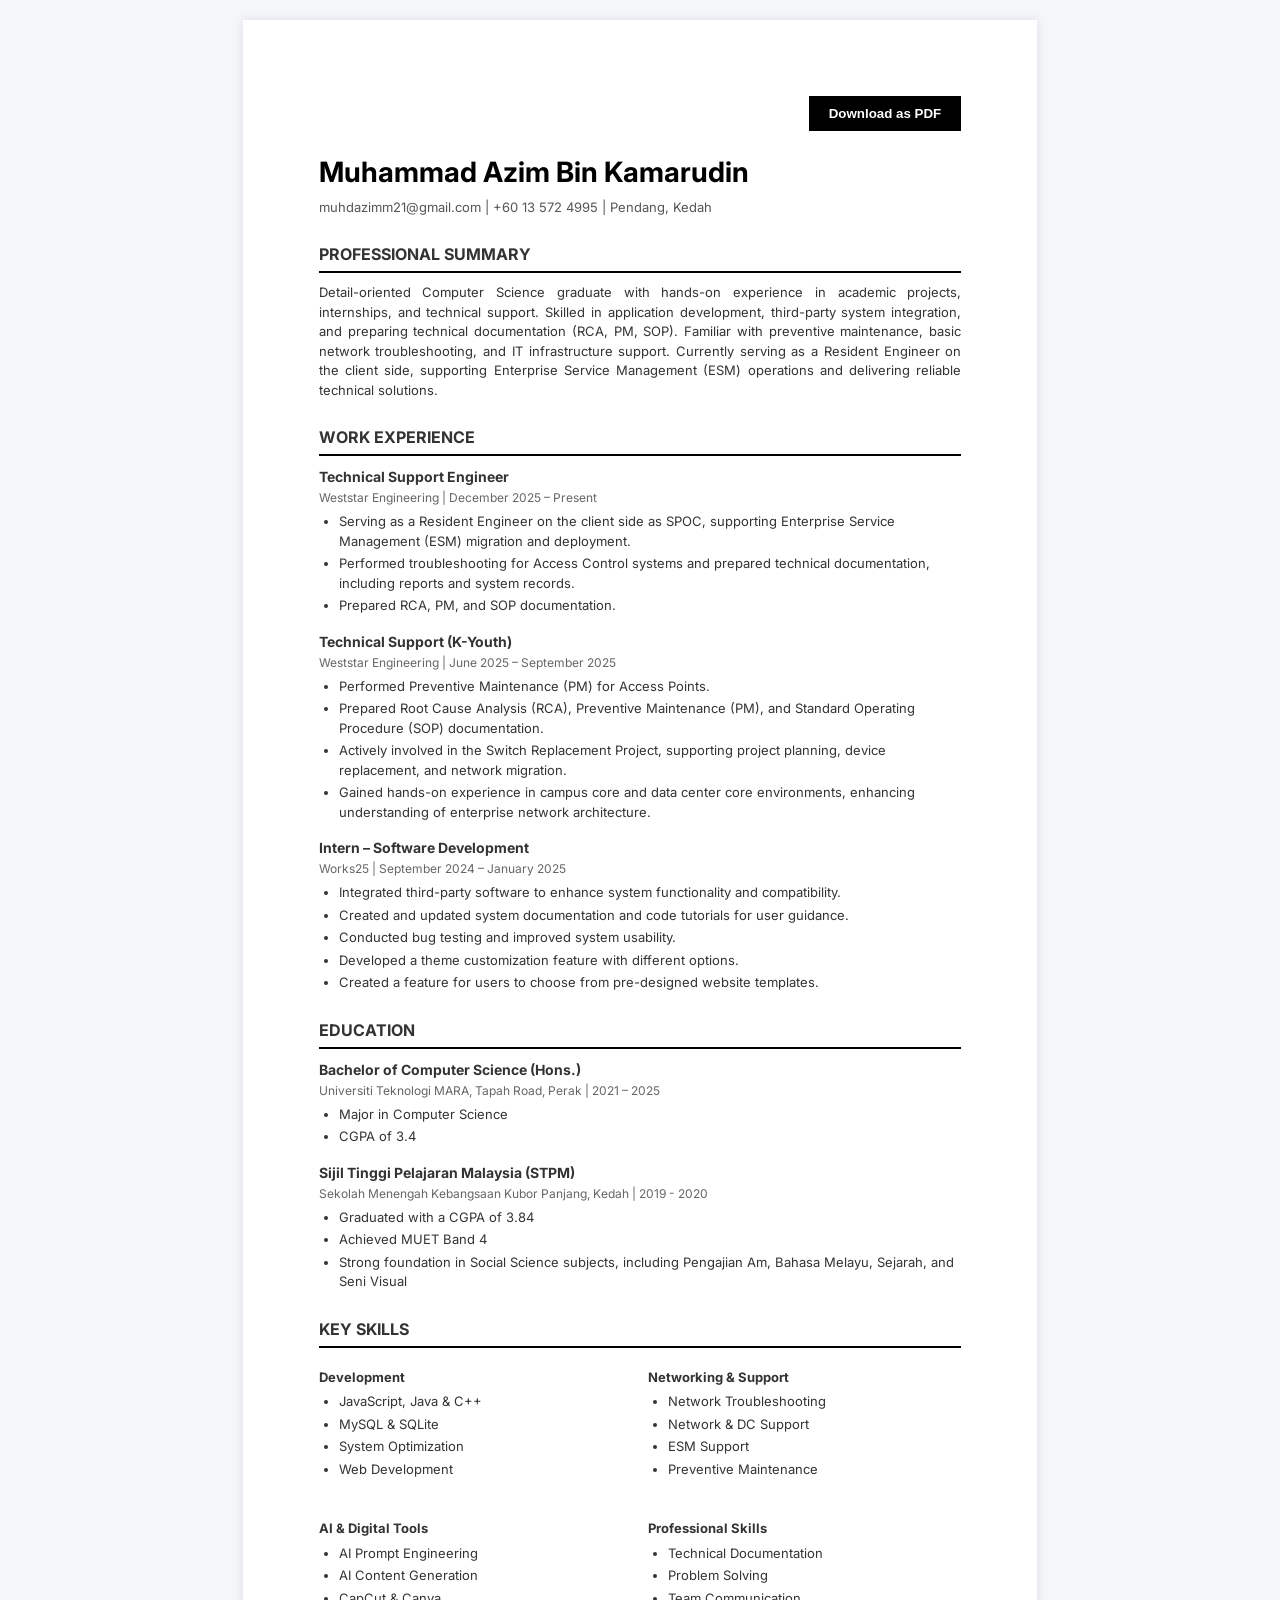
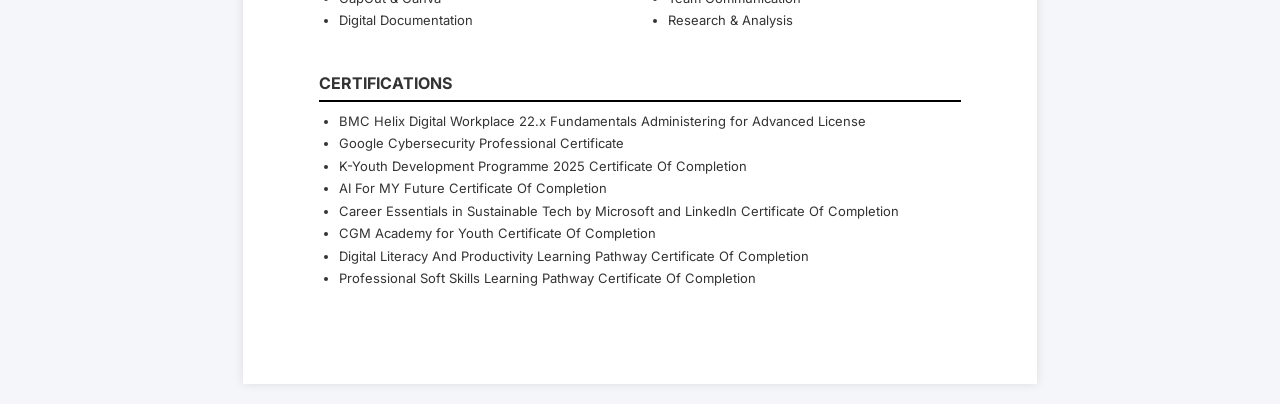
<file: cv.html>
<!DOCTYPE html>
<html lang="en">
<head>
<meta charset="UTF-8">
<meta name="viewport" content="width=device-width, initial-scale=1.0">
<title>CV - Muhammad Azim</title>
<link href="https://fonts.googleapis.com/css2?family=Inter:wght@400;600;700&display=swap" rel="stylesheet">
<style>
  body { font-family: 'Inter', sans-serif; margin: 0; background: #f4f6f9; color: #333; line-height: 1.5; }
  .container { width: 100%; max-width: 210mm; margin: 0 auto; background: white; padding: 15mm; box-sizing: border-box; }
  @media (min-width: 768px) { .container { padding: 20mm; margin: 20px auto; box-shadow: 0 0 10px rgba(0,0,0,0.1); } }
  
  h1 { font-size: 28px; margin: 0 0 5px; color: #000; }
  h2 { font-size: 16px; border-bottom: 2px solid #000; padding-bottom: 5px; margin: 25px 0 10px; text-transform: uppercase; font-weight: 700; }
  p { font-size: 13px; margin: 0 0 10px; text-align: justify; }
  
  .contact { font-size: 13px; margin-bottom: 20px; color: #555; }
  .section { margin-bottom: 20px; }
  .item-title { font-weight: 700; font-size: 14px; margin: 0; }
  .item-meta { font-size: 12px; color: #666; margin: 2px 0 5px; }
  
  ul { margin: 5px 0 15px; padding-left: 20px; }
  li { font-size: 13px; margin-bottom: 3px; }
  
  .skills-grid { display: grid; grid-template-columns: 1fr 1fr; gap: 15px; }
  .skill-cat { font-weight: 700; font-size: 13px; margin: 10px 0 5px; display: block; }

  .download-btn { text-align: right; margin-bottom: 20px; }
  button { padding: 10px 20px; border: none; background: #000; color: #fff; cursor: pointer; font-weight: 600; transition: 0.3s; }
  button:hover { background: #333; }

  @media print {
    body { background: white; }
    .container { width: 100%; margin: 0; padding: 0; box-shadow: none; }
    .download-btn { display: none; }
    @page { size: A4; margin: 15mm; }
    .section { break-inside: avoid; }
  }
</style>
</head>
<body>

<div class="container">
  <div class="download-btn">
    <button onclick="window.print()">Download as PDF</button>
  </div>

  <h1 id="name"></h1>
  <div class="contact" id="contact"></div>

  <div class="section">
    <h2>Professional Summary</h2>
    <p id="summary"></p>
  </div>

  <div class="section">
    <h2>Work Experience</h2>
    <div id="experience"></div>
  </div>

  <div class="section">
    <h2>Education</h2>
    <div id="education"></div>
  </div>

  <div class="section">
    <h2>Key Skills</h2>
    <div id="skills" class="skills-grid"></div>
  </div>

  <div class="section">
    <h2>Certifications</h2>
    <ul id="certificates"></ul>
  </div>
</div>

<script src="assets/js/data.js"></script>
<script>
function toCertificateTitleFromFilename(filename) {
  const withoutExtension = filename.replace(/\.pdf$/i, '');
  const normalized = withoutExtension
    .replace(/[-_]+/g, ' ')
    .replace(/\b\w/g, (ch) => ch.toUpperCase());

  return normalized.trim();
}

function renderCvCertificateList() {
  const certRoot = document.getElementById('certificates');
  if (!certRoot) return;

  const data = window.portfolioData || {};
  const fallbackCertificates = Array.isArray(data.certificates) ? data.certificates : [];

  certRoot.innerHTML = fallbackCertificates
    .map((c) => `<li>${c.title || ''}</li>`)
    .join('');
}

document.addEventListener("DOMContentLoaded", () => {
  const data = window.portfolioData;
  if (!data) return;

  document.getElementById("name").textContent = data.name;
  document.getElementById("contact").textContent = `${data.contact.email} | ${data.contact.phone} | ${data.location}`;
  document.getElementById("summary").textContent = data.about.bio; // Using bio as summary

  const renderList = (arr) => `<ul>${arr.map(item => `<li>${item}</li>`).join('')}</ul>`;

  const expRoot = document.getElementById("experience");
  data.experience.forEach(job => {
    expRoot.innerHTML += `
      <div style="margin-bottom: 15px;">
        <p class="item-title">${job.title}</p>
        <p class="item-meta">${job.company} | ${job.period}</p>
        ${renderList(job.description)}
      </div>`;
  });

  const eduRoot = document.getElementById("education");
  data.education.forEach(edu => {
    eduRoot.innerHTML += `
      <div style="margin-bottom: 10px;">
        <p class="item-title">${edu.degree}</p>
        <p class="item-meta">${edu.institution} | ${edu.period}</p>
        ${renderList(edu.details)}
      </div>`;
  });

  const skillsRoot = document.getElementById("skills");
  data.skills.forEach(cat => {
    const skillNames = cat.items.map(i => i.name);
    skillsRoot.innerHTML += `<div><span class="skill-cat">${cat.category}</span>${renderList(skillNames)}</div>`;
  });

  renderCvCertificateList();
});
</script>
</body>
</html>
</file>
